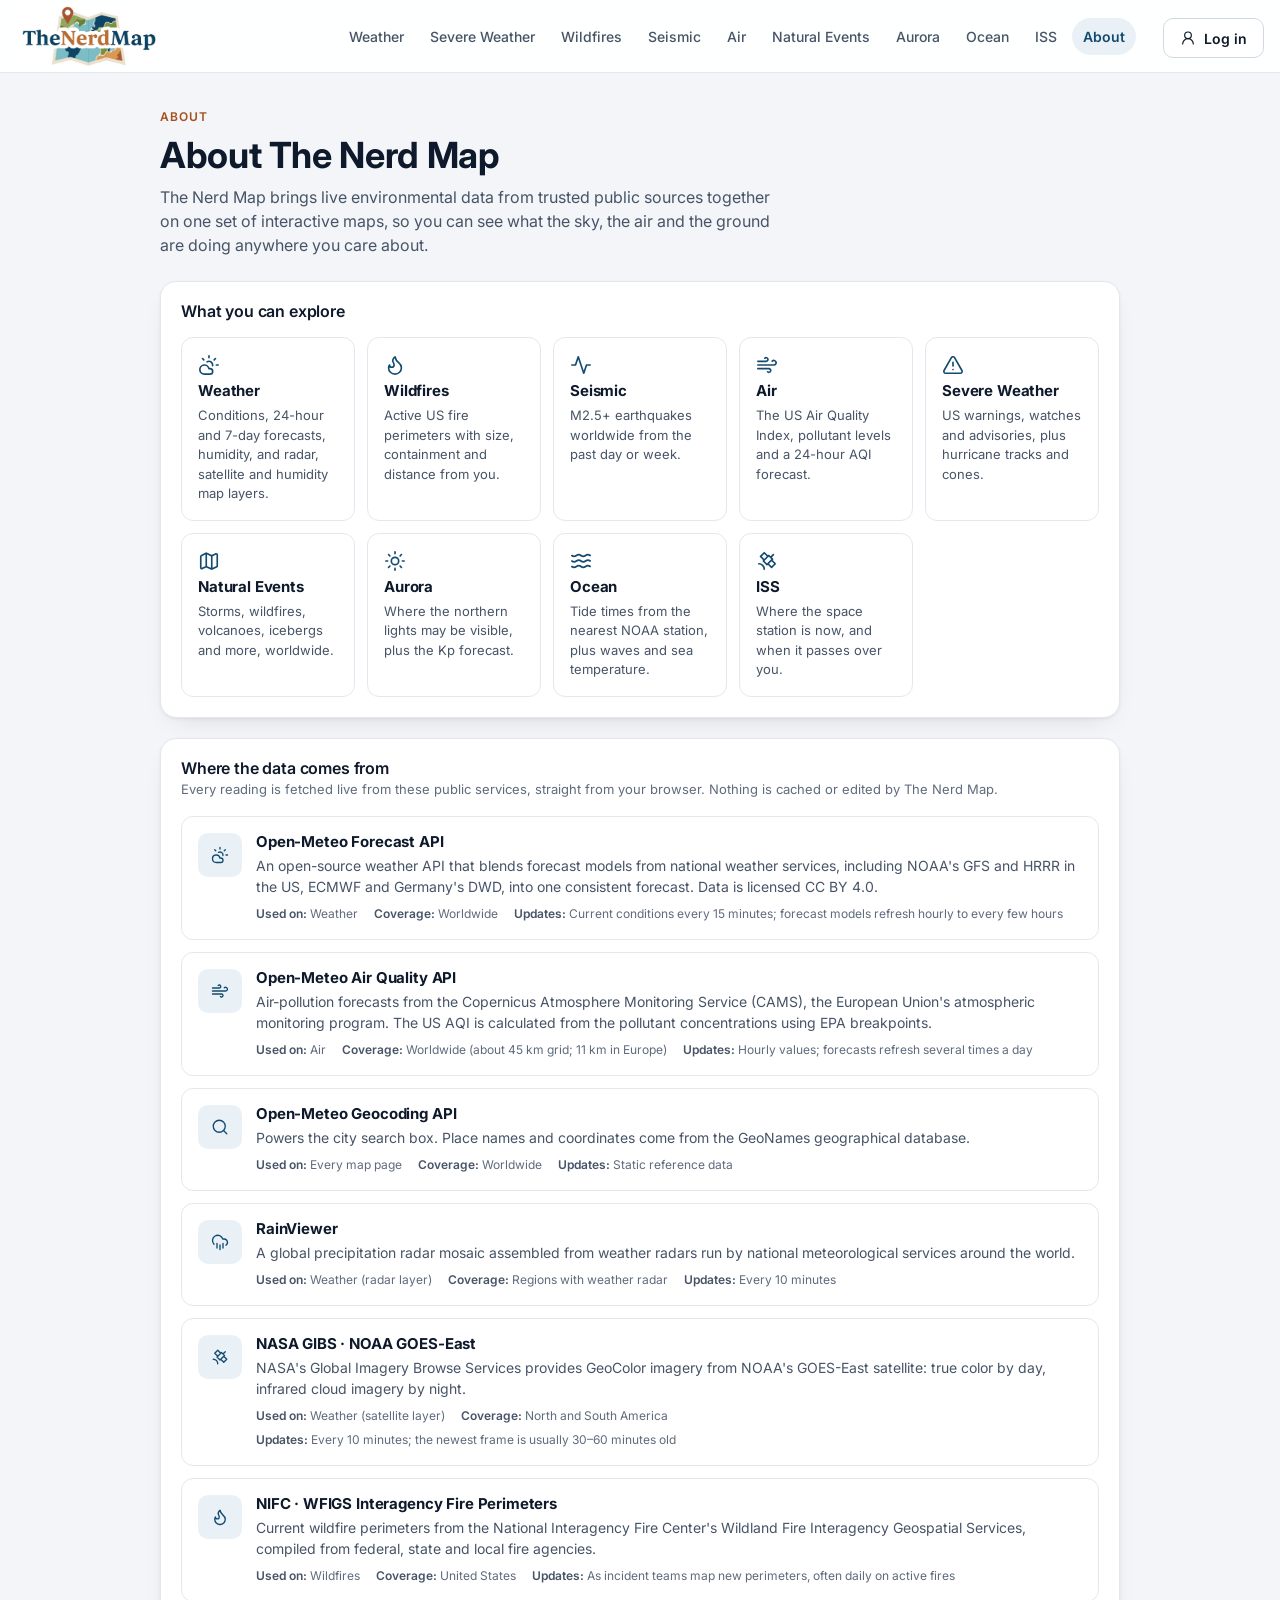
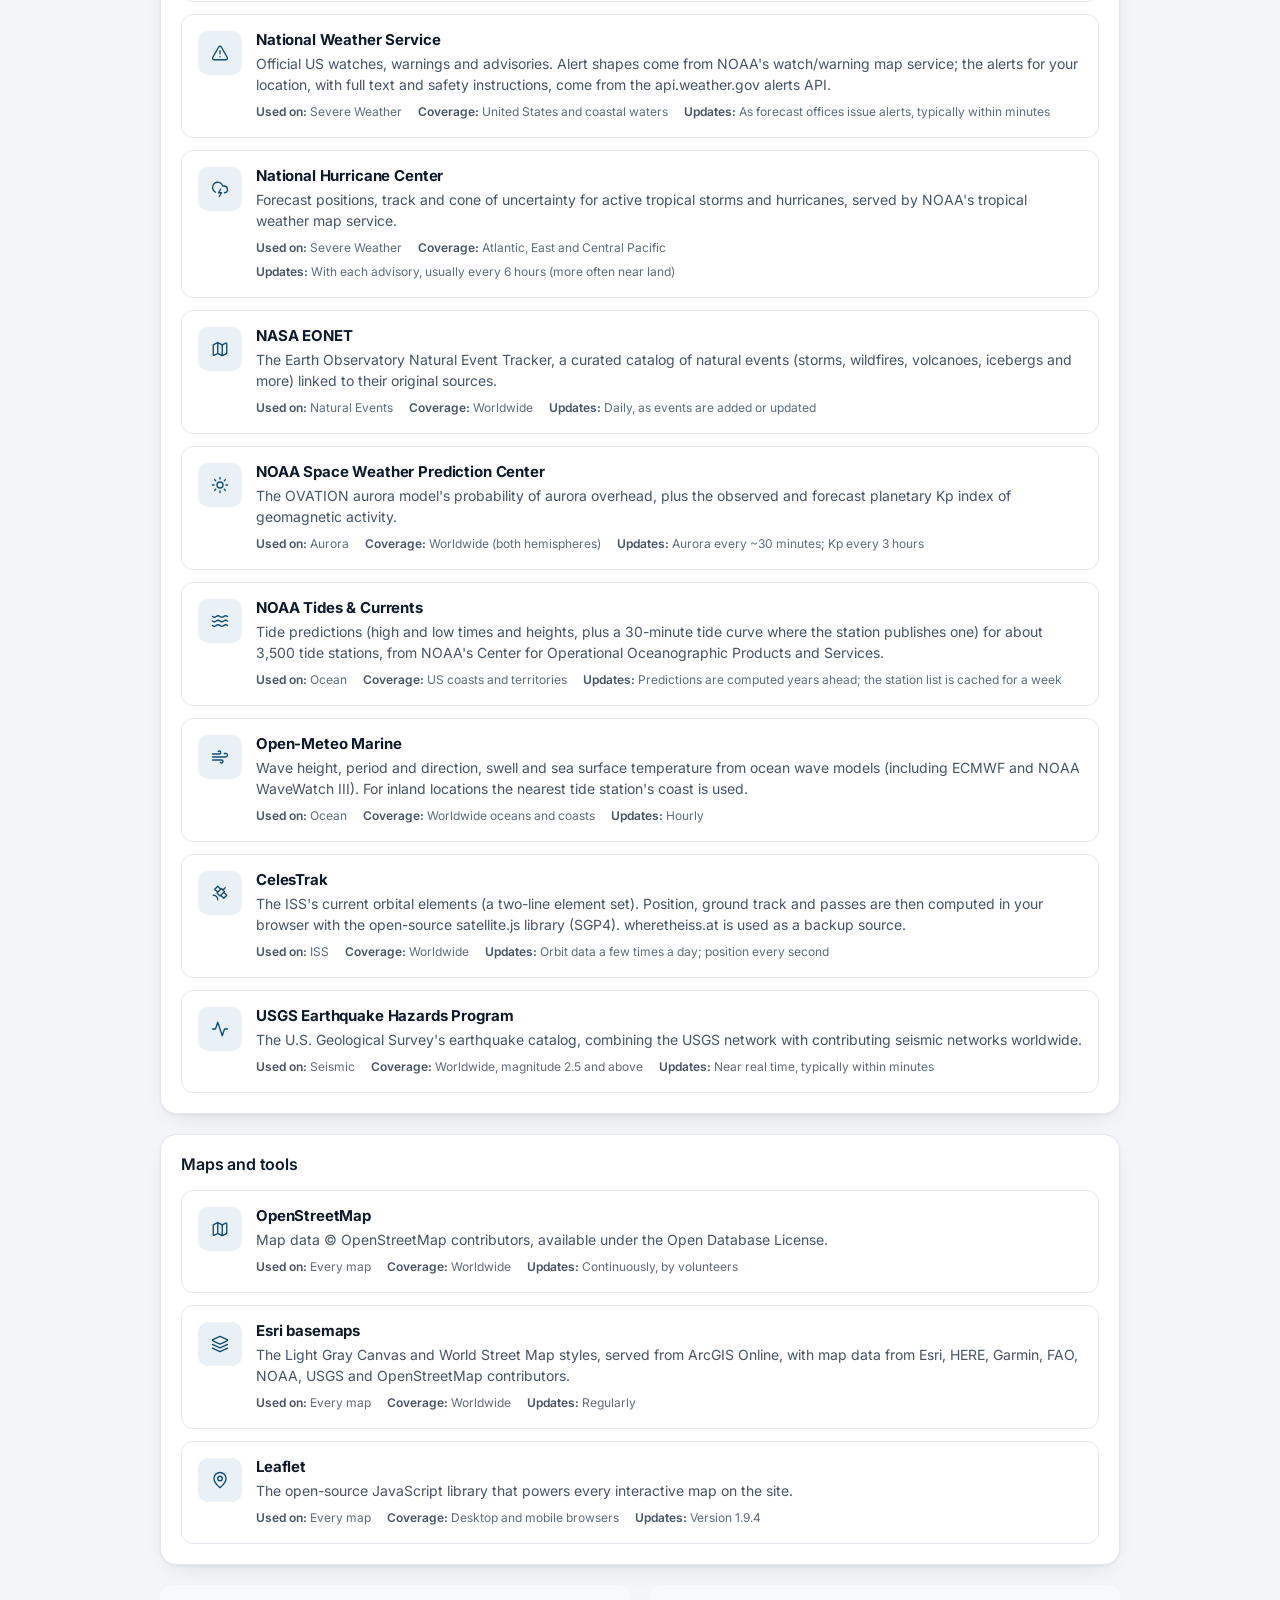
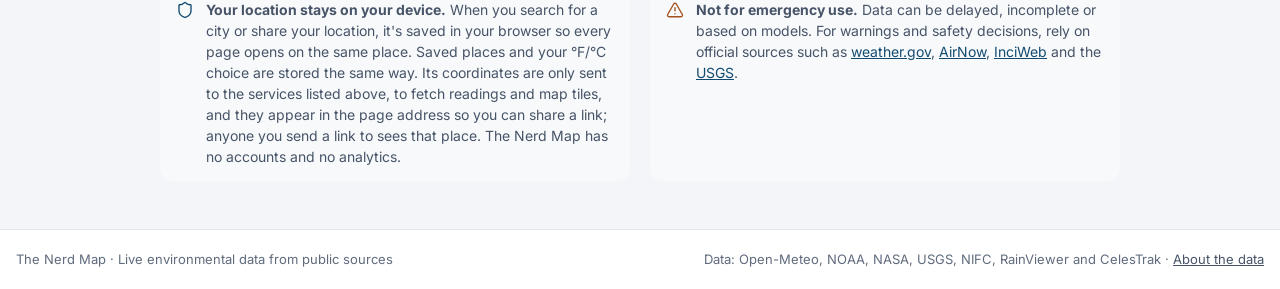
<file: frontend/about.html>
<!DOCTYPE html>
<html lang="en">
<head>
  <meta charset="UTF-8">
  <meta name="viewport" content="width=device-width, initial-scale=1">
  <title>About · The Nerd Map</title>
  <meta name="description" content="What The Nerd Map is, where its data comes from and how your location is used.">
  <link rel="icon" href="favicon.svg" type="image/svg+xml">
  <link rel="manifest" href="manifest.webmanifest">
  <link rel="apple-touch-icon" href="icon-192.png">
  <meta name="theme-color" content="#134b70" media="(prefers-color-scheme: light)">
  <meta name="theme-color" content="#0e141c" media="(prefers-color-scheme: dark)">

  <link rel="preconnect" href="https://fonts.googleapis.com">
  <link rel="preconnect" href="https://fonts.gstatic.com" crossorigin>
  <link rel="stylesheet" href="https://fonts.googleapis.com/css2?family=Inter:wght@300;400;500;600;700&display=swap">
  <link rel="stylesheet" href="style.css">

  <script src="common.js" defer></script>
</head>
<body>
  <a class="skip-link" href="#main">Skip to main content</a>
  <header class="site-header">
    <div class="container header-inner">
      <a class="brand" href="index.html" aria-label="The Nerd Map home">
        <img src="thenerdmap.png" alt="The Nerd Map" width="122" height="52">
      </a>
      <nav class="tabs" aria-label="Sections">
        <a class="tab" href="index.html"><svg data-icon="cloud-sun"></svg><span>Weather</span></a>
        <a class="tab" href="severe.html"><svg data-icon="alert"></svg><span>Severe Weather</span></a>
        <a class="tab" href="wildfires.html"><svg data-icon="flame"></svg><span>Wildfires</span></a>
        <a class="tab" href="seismic.html"><svg data-icon="activity"></svg><span>Seismic</span></a>
        <a class="tab" href="air.html"><svg data-icon="wind"></svg><span>Air</span></a>
        <a class="tab" href="events.html"><svg data-icon="map"></svg><span>Natural Events</span></a>
        <a class="tab" href="aurora.html"><svg data-icon="sun"></svg><span>Aurora</span></a>
        <a class="tab" href="ocean.html"><svg data-icon="waves"></svg><span>Ocean</span></a>
        <a class="tab" href="iss.html"><svg data-icon="satellite"></svg><span>ISS</span></a>
        <a class="tab" href="about.html"><svg data-icon="info"></svg><span>About</span></a>
      </nav>
      <a class="btn btn-secondary login-btn" href="login.html"><svg data-icon="user"></svg><span>Log in</span></a>
    </div>
  </header>

  <main id="main" class="container page" tabindex="-1">
    <div class="narrow">
      <div class="page-head">
        <div>
          <p class="eyebrow">About</p>
          <h1>About The Nerd Map</h1>
          <p class="lede">The Nerd Map brings live environmental data from trusted public sources together on one set of interactive maps, so you can see what the sky, the air and the ground are doing anywhere you care about.</p>
        </div>
      </div>

      <div class="stack">
        <section class="panel" aria-labelledby="exploreHeading">
          <div class="panel-head"><h2 id="exploreHeading">What you can explore</h2></div>
          <div class="feature-grid">
          <a class="feature" href="index.html"><svg data-icon="cloud-sun"></svg><h3>Weather</h3><p>Conditions, 24-hour and 7-day forecasts, humidity, and radar, satellite and humidity map layers.</p></a>
          <a class="feature" href="wildfires.html"><svg data-icon="flame"></svg><h3>Wildfires</h3><p>Active US fire perimeters with size, containment and distance from you.</p></a>
          <a class="feature" href="seismic.html"><svg data-icon="activity"></svg><h3>Seismic</h3><p>M2.5+ earthquakes worldwide from the past day or week.</p></a>
          <a class="feature" href="air.html"><svg data-icon="wind"></svg><h3>Air</h3><p>The US Air Quality Index, pollutant levels and a 24-hour AQI forecast.</p></a>
          <a class="feature" href="severe.html"><svg data-icon="alert"></svg><h3>Severe Weather</h3><p>US warnings, watches and advisories, plus hurricane tracks and cones.</p></a>
          <a class="feature" href="events.html"><svg data-icon="map"></svg><h3>Natural Events</h3><p>Storms, wildfires, volcanoes, icebergs and more, worldwide.</p></a>
          <a class="feature" href="aurora.html"><svg data-icon="sun"></svg><h3>Aurora</h3><p>Where the northern lights may be visible, plus the Kp forecast.</p></a>
          <a class="feature" href="ocean.html"><svg data-icon="waves"></svg><h3>Ocean</h3><p>Tide times from the nearest NOAA station, plus waves and sea temperature.</p></a>
          <a class="feature" href="iss.html"><svg data-icon="satellite"></svg><h3>ISS</h3><p>Where the space station is now, and when it passes over you.</p></a>
          </div>
        </section>

        <section class="panel" aria-labelledby="sourcesHeading">
          <div class="panel-head">
            <div>
              <h2 id="sourcesHeading">Where the data comes from</h2>
              <p class="panel-sub">Every reading is fetched live from these public services, straight from your browser. Nothing is cached or edited by The Nerd Map.</p>
            </div>
          </div>
          <div class="source-list">
          <article class="source">
            <div class="source-icon"><svg data-icon="cloud-sun"></svg></div>
            <div>
              <h3><a href="https://open-meteo.com/" target="_blank" rel="noopener">Open-Meteo Forecast API</a></h3>
              <p>An open-source weather API that blends forecast models from national weather services, including NOAA's GFS and HRRR in the US, ECMWF and Germany's DWD, into one consistent forecast. Data is licensed CC&nbsp;BY&nbsp;4.0.</p>
              <ul class="source-facts">
                <li><strong>Used on:</strong> Weather</li>
                <li><strong>Coverage:</strong> Worldwide</li>
                <li><strong>Updates:</strong> Current conditions every 15 minutes; forecast models refresh hourly to every few hours</li>
              </ul>
            </div>
          </article>
          <article class="source">
            <div class="source-icon"><svg data-icon="wind"></svg></div>
            <div>
              <h3><a href="https://open-meteo.com/en/docs/air-quality-api" target="_blank" rel="noopener">Open-Meteo Air Quality API</a></h3>
              <p>Air-pollution forecasts from the Copernicus Atmosphere Monitoring Service (CAMS), the European Union's atmospheric monitoring program. The US AQI is calculated from the pollutant concentrations using EPA breakpoints.</p>
              <ul class="source-facts">
                <li><strong>Used on:</strong> Air</li>
                <li><strong>Coverage:</strong> Worldwide (about 45&nbsp;km grid; 11&nbsp;km in Europe)</li>
                <li><strong>Updates:</strong> Hourly values; forecasts refresh several times a day</li>
              </ul>
            </div>
          </article>
          <article class="source">
            <div class="source-icon"><svg data-icon="search"></svg></div>
            <div>
              <h3><a href="https://open-meteo.com/en/docs/geocoding-api" target="_blank" rel="noopener">Open-Meteo Geocoding API</a></h3>
              <p>Powers the city search box. Place names and coordinates come from the GeoNames geographical database.</p>
              <ul class="source-facts">
                <li><strong>Used on:</strong> Every map page</li>
                <li><strong>Coverage:</strong> Worldwide</li>
                <li><strong>Updates:</strong> Static reference data</li>
              </ul>
            </div>
          </article>
          <article class="source">
            <div class="source-icon"><svg data-icon="rain"></svg></div>
            <div>
              <h3><a href="https://www.rainviewer.com/api.html" target="_blank" rel="noopener">RainViewer</a></h3>
              <p>A global precipitation radar mosaic assembled from weather radars run by national meteorological services around the world.</p>
              <ul class="source-facts">
                <li><strong>Used on:</strong> Weather (radar layer)</li>
                <li><strong>Coverage:</strong> Regions with weather radar</li>
                <li><strong>Updates:</strong> Every 10 minutes</li>
              </ul>
            </div>
          </article>
          <article class="source">
            <div class="source-icon"><svg data-icon="satellite"></svg></div>
            <div>
              <h3><a href="https://www.earthdata.nasa.gov/engage/open-data-services-software/earthdata-developer-portal/gibs-api" target="_blank" rel="noopener">NASA GIBS · NOAA GOES-East</a></h3>
              <p>NASA's Global Imagery Browse Services provides GeoColor imagery from NOAA's GOES-East satellite: true color by day, infrared cloud imagery by night.</p>
              <ul class="source-facts">
                <li><strong>Used on:</strong> Weather (satellite layer)</li>
                <li><strong>Coverage:</strong> North and South America</li>
                <li><strong>Updates:</strong> Every 10 minutes; the newest frame is usually 30–60 minutes old</li>
              </ul>
            </div>
          </article>
          <article class="source">
            <div class="source-icon"><svg data-icon="flame"></svg></div>
            <div>
              <h3><a href="https://data-nifc.opendata.arcgis.com/" target="_blank" rel="noopener">NIFC · WFIGS Interagency Fire Perimeters</a></h3>
              <p>Current wildfire perimeters from the National Interagency Fire Center's Wildland Fire Interagency Geospatial Services, compiled from federal, state and local fire agencies.</p>
              <ul class="source-facts">
                <li><strong>Used on:</strong> Wildfires</li>
                <li><strong>Coverage:</strong> United States</li>
                <li><strong>Updates:</strong> As incident teams map new perimeters, often daily on active fires</li>
              </ul>
            </div>
          </article>
          <article class="source">
            <div class="source-icon"><svg data-icon="alert"></svg></div>
            <div>
              <h3><a href="https://www.weather.gov/" target="_blank" rel="noopener">National Weather Service</a></h3>
              <p>Official US watches, warnings and advisories. Alert shapes come from NOAA's watch/warning map service; the alerts for your location, with full text and safety instructions, come from the api.weather.gov alerts API.</p>
              <ul class="source-facts">
                <li><strong>Used on:</strong> Severe Weather</li>
                <li><strong>Coverage:</strong> United States and coastal waters</li>
                <li><strong>Updates:</strong> As forecast offices issue alerts, typically within minutes</li>
              </ul>
            </div>
          </article>
          <article class="source">
            <div class="source-icon"><svg data-icon="storm"></svg></div>
            <div>
              <h3><a href="https://www.nhc.noaa.gov/" target="_blank" rel="noopener">National Hurricane Center</a></h3>
              <p>Forecast positions, track and cone of uncertainty for active tropical storms and hurricanes, served by NOAA's tropical weather map service.</p>
              <ul class="source-facts">
                <li><strong>Used on:</strong> Severe Weather</li>
                <li><strong>Coverage:</strong> Atlantic, East and Central Pacific</li>
                <li><strong>Updates:</strong> With each advisory, usually every 6 hours (more often near land)</li>
              </ul>
            </div>
          </article>
          <article class="source">
            <div class="source-icon"><svg data-icon="map"></svg></div>
            <div>
              <h3><a href="https://eonet.gsfc.nasa.gov/" target="_blank" rel="noopener">NASA EONET</a></h3>
              <p>The Earth Observatory Natural Event Tracker, a curated catalog of natural events (storms, wildfires, volcanoes, icebergs and more) linked to their original sources.</p>
              <ul class="source-facts">
                <li><strong>Used on:</strong> Natural Events</li>
                <li><strong>Coverage:</strong> Worldwide</li>
                <li><strong>Updates:</strong> Daily, as events are added or updated</li>
              </ul>
            </div>
          </article>
          <article class="source">
            <div class="source-icon"><svg data-icon="sun"></svg></div>
            <div>
              <h3><a href="https://www.swpc.noaa.gov/" target="_blank" rel="noopener">NOAA Space Weather Prediction Center</a></h3>
              <p>The OVATION aurora model's probability of aurora overhead, plus the observed and forecast planetary Kp index of geomagnetic activity.</p>
              <ul class="source-facts">
                <li><strong>Used on:</strong> Aurora</li>
                <li><strong>Coverage:</strong> Worldwide (both hemispheres)</li>
                <li><strong>Updates:</strong> Aurora every ~30 minutes; Kp every 3 hours</li>
              </ul>
            </div>
          </article>
          <article class="source">
            <div class="source-icon"><svg data-icon="waves"></svg></div>
            <div>
              <h3><a href="https://tidesandcurrents.noaa.gov/" target="_blank" rel="noopener">NOAA Tides &amp; Currents</a></h3>
              <p>Tide predictions (high and low times and heights, plus a 30-minute tide curve where the station publishes one) for about 3,500 tide stations, from NOAA's Center for Operational Oceanographic Products and Services.</p>
              <ul class="source-facts">
                <li><strong>Used on:</strong> Ocean</li>
                <li><strong>Coverage:</strong> US coasts and territories</li>
                <li><strong>Updates:</strong> Predictions are computed years ahead; the station list is cached for a week</li>
              </ul>
            </div>
          </article>
          <article class="source">
            <div class="source-icon"><svg data-icon="wind"></svg></div>
            <div>
              <h3><a href="https://open-meteo.com/en/docs/marine-weather-api" target="_blank" rel="noopener">Open-Meteo Marine</a></h3>
              <p>Wave height, period and direction, swell and sea surface temperature from ocean wave models (including ECMWF and NOAA WaveWatch III). For inland locations the nearest tide station's coast is used.</p>
              <ul class="source-facts">
                <li><strong>Used on:</strong> Ocean</li>
                <li><strong>Coverage:</strong> Worldwide oceans and coasts</li>
                <li><strong>Updates:</strong> Hourly</li>
              </ul>
            </div>
          </article>
          <article class="source">
            <div class="source-icon"><svg data-icon="satellite"></svg></div>
            <div>
              <h3><a href="https://celestrak.org/" target="_blank" rel="noopener">CelesTrak</a></h3>
              <p>The ISS's current orbital elements (a two-line element set). Position, ground track and passes are then computed in your browser with the open-source satellite.js library (SGP4). wheretheiss.at is used as a backup source.</p>
              <ul class="source-facts">
                <li><strong>Used on:</strong> ISS</li>
                <li><strong>Coverage:</strong> Worldwide</li>
                <li><strong>Updates:</strong> Orbit data a few times a day; position every second</li>
              </ul>
            </div>
          </article>
          <article class="source">
            <div class="source-icon"><svg data-icon="activity"></svg></div>
            <div>
              <h3><a href="https://earthquake.usgs.gov/fdsnws/event/1/" target="_blank" rel="noopener">USGS Earthquake Hazards Program</a></h3>
              <p>The U.S. Geological Survey's earthquake catalog, combining the USGS network with contributing seismic networks worldwide.</p>
              <ul class="source-facts">
                <li><strong>Used on:</strong> Seismic</li>
                <li><strong>Coverage:</strong> Worldwide, magnitude 2.5 and above</li>
                <li><strong>Updates:</strong> Near real time, typically within minutes</li>
              </ul>
            </div>
          </article>
          </div>
        </section>

        <section class="panel" aria-labelledby="mapsHeading">
          <div class="panel-head"><h2 id="mapsHeading">Maps and tools</h2></div>
          <div class="source-list">
          <article class="source">
            <div class="source-icon"><svg data-icon="map"></svg></div>
            <div>
              <h3><a href="https://www.openstreetmap.org/copyright" target="_blank" rel="noopener">OpenStreetMap</a></h3>
              <p>Map data &copy; OpenStreetMap contributors, available under the Open Database License.</p>
              <ul class="source-facts">
                <li><strong>Used on:</strong> Every map</li>
                <li><strong>Coverage:</strong> Worldwide</li>
                <li><strong>Updates:</strong> Continuously, by volunteers</li>
              </ul>
            </div>
          </article>
          <article class="source">
            <div class="source-icon"><svg data-icon="layers"></svg></div>
            <div>
              <h3><a href="https://www.esri.com/" target="_blank" rel="noopener">Esri basemaps</a></h3>
              <p>The Light Gray Canvas and World Street Map styles, served from ArcGIS Online, with map data from Esri, HERE, Garmin, FAO, NOAA, USGS and OpenStreetMap contributors.</p>
              <ul class="source-facts">
                <li><strong>Used on:</strong> Every map</li>
                <li><strong>Coverage:</strong> Worldwide</li>
                <li><strong>Updates:</strong> Regularly</li>
              </ul>
            </div>
          </article>
          <article class="source">
            <div class="source-icon"><svg data-icon="map-pin"></svg></div>
            <div>
              <h3><a href="https://leafletjs.com/" target="_blank" rel="noopener">Leaflet</a></h3>
              <p>The open-source JavaScript library that powers every interactive map on the site.</p>
              <ul class="source-facts">
                <li><strong>Used on:</strong> Every map</li>
                <li><strong>Coverage:</strong> Desktop and mobile browsers</li>
                <li><strong>Updates:</strong> Version 1.9.4</li>
              </ul>
            </div>
          </article>
          </div>
        </section>

        <div class="row row-2" style="margin-top:0">
          <div class="callout"><svg data-icon="shield"></svg><p><strong>Your location stays on your device.</strong> When you search for a city or share your location, it's saved in your browser so every page opens on the same place. Saved places and your °F/°C choice are stored the same way. Its coordinates are only sent to the services listed above, to fetch readings and map tiles, and they appear in the page address so you can share a link; anyone you send a link to sees that place. The Nerd Map has no accounts and no analytics.</p></div>
          <div class="callout warning"><svg data-icon="alert"></svg><p><strong>Not for emergency use.</strong> Data can be delayed, incomplete or based on models. For warnings and safety decisions, rely on official sources such as <a href="https://www.weather.gov/" target="_blank" rel="noopener">weather.gov</a>, <a href="https://www.airnow.gov/" target="_blank" rel="noopener">AirNow</a>, <a href="https://inciweb.wildfire.gov/" target="_blank" rel="noopener">InciWeb</a> and the <a href="https://earthquake.usgs.gov/" target="_blank" rel="noopener">USGS</a>.</p></div>
        </div>
      </div>
    </div>
  </main>

  <footer class="site-footer">
    <div class="container footer-inner">
      <span>The Nerd Map · Live environmental data from public sources</span>
      <span>Data: Open-Meteo, NOAA, NASA, USGS, NIFC, RainViewer and CelesTrak · <a href="about.html">About the data</a></span>
    </div>
  </footer>
</body>
</html>
</file>
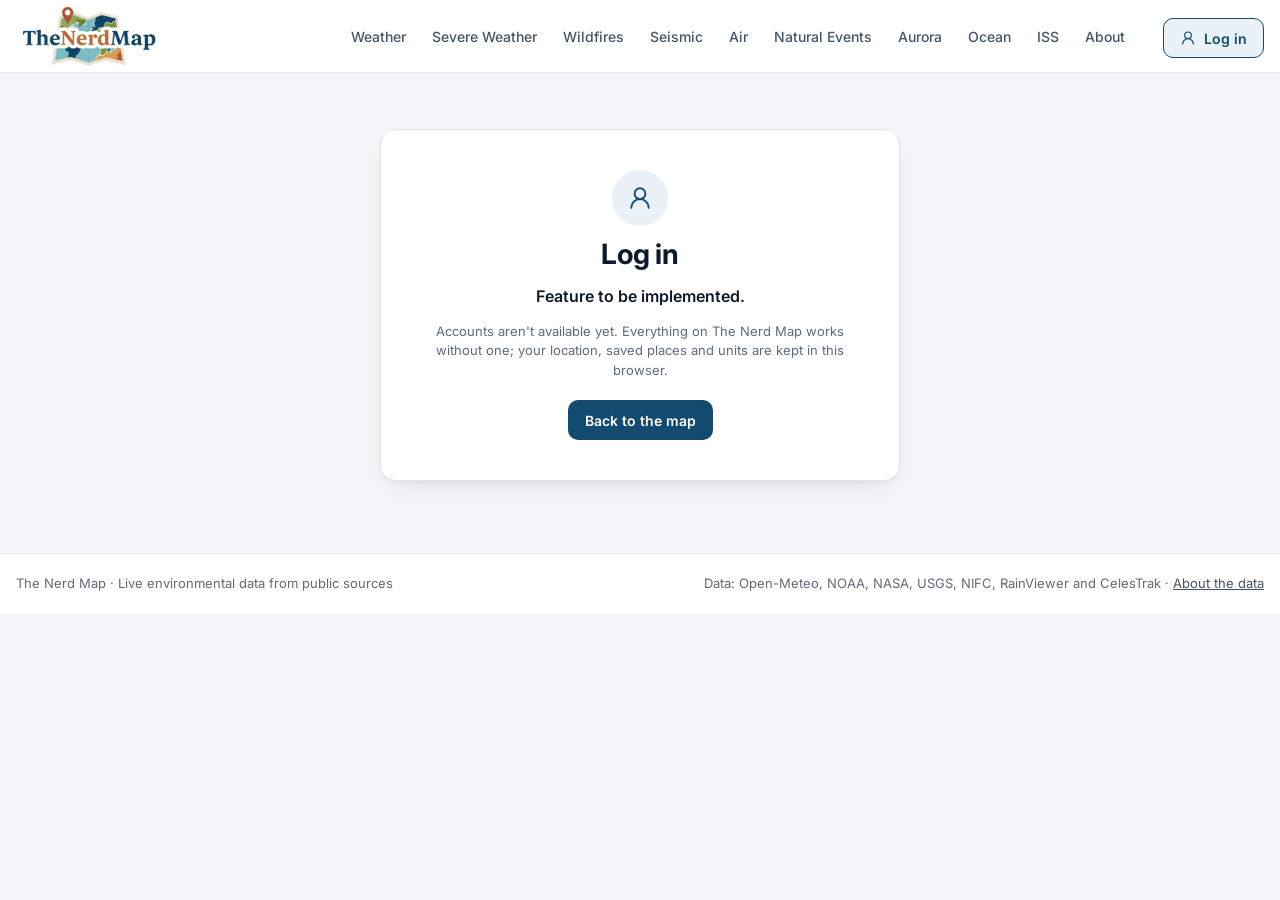
<file: frontend/login.html>
<!DOCTYPE html>
<html lang="en">
<head>
  <meta charset="UTF-8">
  <meta name="viewport" content="width=device-width, initial-scale=1">
  <title>Log in · The Nerd Map</title>
  <meta name="description" content="Accounts for The Nerd Map are coming soon.">
  <link rel="icon" href="favicon.svg" type="image/svg+xml">
  <link rel="manifest" href="manifest.webmanifest">
  <link rel="apple-touch-icon" href="icon-192.png">
  <meta name="theme-color" content="#134b70" media="(prefers-color-scheme: light)">
  <meta name="theme-color" content="#0e141c" media="(prefers-color-scheme: dark)">

  <link rel="preconnect" href="https://fonts.googleapis.com">
  <link rel="preconnect" href="https://fonts.gstatic.com" crossorigin>
  <link rel="stylesheet" href="https://fonts.googleapis.com/css2?family=Inter:wght@300;400;500;600;700&display=swap">
  <link rel="stylesheet" href="style.css">

  <script src="common.js" defer></script>
</head>
<body>
  <a class="skip-link" href="#main">Skip to main content</a>
  <header class="site-header">
    <div class="container header-inner">
      <a class="brand" href="index.html" aria-label="The Nerd Map home">
        <img src="thenerdmap.png" alt="The Nerd Map" width="122" height="52">
      </a>
      <nav class="tabs" aria-label="Sections">
        <a class="tab" href="index.html"><svg data-icon="cloud-sun"></svg><span>Weather</span></a>
        <a class="tab" href="severe.html"><svg data-icon="alert"></svg><span>Severe Weather</span></a>
        <a class="tab" href="wildfires.html"><svg data-icon="flame"></svg><span>Wildfires</span></a>
        <a class="tab" href="seismic.html"><svg data-icon="activity"></svg><span>Seismic</span></a>
        <a class="tab" href="air.html"><svg data-icon="wind"></svg><span>Air</span></a>
        <a class="tab" href="events.html"><svg data-icon="map"></svg><span>Natural Events</span></a>
        <a class="tab" href="aurora.html"><svg data-icon="sun"></svg><span>Aurora</span></a>
        <a class="tab" href="ocean.html"><svg data-icon="waves"></svg><span>Ocean</span></a>
        <a class="tab" href="iss.html"><svg data-icon="satellite"></svg><span>ISS</span></a>
        <a class="tab" href="about.html"><svg data-icon="info"></svg><span>About</span></a>
      </nav>
      <a class="btn btn-secondary login-btn" href="login.html"><svg data-icon="user"></svg><span>Log in</span></a>
    </div>
  </header>

  <main id="main" class="container page" tabindex="-1">
    <div class="narrow placeholder-page">
      <section class="panel placeholder" aria-labelledby="loginHeading">
        <div class="placeholder-icon"><svg data-icon="user"></svg></div>
        <h1 id="loginHeading">Log in</h1>
        <p class="lede">Feature to be implemented.</p>
        <p class="panel-sub">Accounts aren't available yet. Everything on The Nerd Map works without one; your location, saved places and units are kept in this browser.</p>
        <a class="btn btn-primary" href="index.html">Back to the map</a>
      </section>
    </div>
  </main>

  <footer class="site-footer">
    <div class="container footer-inner">
      <span>The Nerd Map · Live environmental data from public sources</span>
      <span>Data: Open-Meteo, NOAA, NASA, USGS, NIFC, RainViewer and CelesTrak · <a href="about.html">About the data</a></span>
    </div>
  </footer>
</body>
</html>
</file>
<file: frontend/style.css>
/* style.css — The Nerd Map design system, shared by every page */

/* ==========================================================================
   Tokens
   ========================================================================== */
:root {
  color-scheme: light;

  /* Surfaces */
  --bg: #f3f5f8;
  --surface: #ffffff;
  --surface-sunken: #f7f9fb;
  --border: #e4e8ee;
  --border-strong: #d3d9e2;

  /* Ink (all text tokens meet WCAG AA 4.5:1 on every surface) */
  --ink: #0e1a2b;
  --ink-2: #475467;
  --muted: #5f6b7d;

  /* Brand (from the logo) */
  --brand: #134b70; /* text + icons */
  --brand-fill: #134b70; /* filled controls with white text */
  --brand-hover: #0e3a57;
  --brand-tint: #e9f1f7;
  --accent: #a4501c; /* accent text (eyebrows) */
  --accent-mark: #c0612a; /* accent dots and marks */

  /* Status */
  --danger: #c23434;
  --danger-tint: #fdf0f0;
  --good: #0f7b3f;
  --good-tint: #e3f4e8;

  /* Charts */
  --grid: #e7eaef;
  --axis: #c9d0da;
  --series-1: #2a78d6; /* marks: lines, bars, ranges */
  --series-text: #1f63b5; /* the same blue for small text */

  /* Floating surfaces */
  --header-bg: rgba(255, 255, 255, 0.92);
  --card-bg: rgba(255, 255, 255, 0.96);

  /* Shape */
  --radius: 16px;
  --radius-sm: 10px;
  --shadow-sm: 0 1px 2px rgba(16, 24, 40, 0.05);
  --shadow: 0 1px 3px rgba(16, 24, 40, 0.06), 0 10px 28px -14px rgba(16, 24, 40, 0.16);

  --font: "Inter", system-ui, -apple-system, "Segoe UI", Roboto, sans-serif;
  --header-h: 72px;
}

/* Dark mode follows the system setting. */
@media (prefers-color-scheme: dark) {
  :root {
    color-scheme: dark;

    --bg: #0e141c;
    --surface: #141c26;
    --surface-sunken: #1b2531;
    --border: #263241;
    --border-strong: #344255;

    --ink: #e6ebf1;
    --ink-2: #b3bfcc;
    --muted: #8d9aab;

    --brand: #8ec2ee;
    --brand-fill: #2c6ca3;
    --brand-hover: #357dbb;
    --brand-tint: #1d3048;
    --accent: #e59a66;
    --accent-mark: #e59a66;

    --danger: #f08a8a;
    --danger-tint: #3a1f24;
    --good: #6fd39a;
    --good-tint: #183626;

    --grid: #263241;
    --axis: #3d4b5e;
    --series-1: #6aa9ef;
    --series-text: #6aa9ef;

    --header-bg: rgba(20, 28, 38, 0.92);
    --card-bg: rgba(20, 28, 38, 0.95);

    --shadow-sm: 0 1px 2px rgba(0, 0, 0, 0.4);
    --shadow: 0 1px 3px rgba(0, 0, 0, 0.4), 0 10px 28px -14px rgba(0, 0, 0, 0.6);
  }

  /* The logo has a white background, so give it a light badge. */
  .brand img {
    padding: 3px 8px;
    border-radius: 10px;
    background: #fff;
  }

  /* Leaflet's built-in UI is white; match the dark theme. */
  .leaflet-popup-content-wrapper,
  .leaflet-popup-tip,
  .leaflet-tooltip {
    background: var(--surface);
    color: var(--ink);
  }

  .leaflet-tooltip {
    border-color: var(--border);
  }

  .leaflet-tooltip-top::before {
    border-top-color: var(--surface);
  }

  .leaflet-bar a,
  .leaflet-bar a:hover {
    background: var(--surface) !important;
    color: var(--ink) !important;
    border-bottom-color: var(--border) !important;
  }

  .leaflet-container .leaflet-control-attribution {
    background: rgba(20, 28, 38, 0.8);
    color: var(--muted);
  }

  .leaflet-container a.leaflet-popup-close-button {
    color: var(--muted);
  }

  .leaflet-container a {
    color: var(--brand);
  }
}

/* ==========================================================================
   Base
   ========================================================================== */
*,
*::before,
*::after {
  box-sizing: border-box;
}

html {
  -webkit-text-size-adjust: 100%;
}

body {
  margin: 0;
  font-family: var(--font);
  font-size: 15px;
  line-height: 1.5;
  color: var(--ink);
  background: var(--bg);
  -webkit-font-smoothing: antialiased;
}

h1,
h2,
h3 {
  margin: 0;
  line-height: 1.2;
  letter-spacing: -0.01em;
}

p {
  margin: 0;
}

a {
  color: var(--brand);
}

.icon {
  width: 18px;
  height: 18px;
  flex: none;
  fill: none;
  stroke: currentColor;
  stroke-width: 1.8;
  stroke-linecap: round;
  stroke-linejoin: round;
}

.container {
  width: min(1280px, 100% - 32px);
  margin-inline: auto;
}

.visually-hidden {
  position: absolute;
  width: 1px;
  height: 1px;
  overflow: hidden;
  clip: rect(0 0 0 0);
  white-space: nowrap;
}

:focus-visible {
  outline: 2px solid var(--series-1);
  outline-offset: 2px;
}

/* ==========================================================================
   Header + navigation
   ========================================================================== */
.site-header {
  position: sticky;
  top: 0;
  z-index: 1100; /* above Leaflet panes and controls */
  background: var(--header-bg);
  backdrop-filter: saturate(180%) blur(12px);
  border-bottom: 1px solid var(--border);
}

.header-inner {
  /* The Log in button is pinned to the window's top-right corner, outside this
     centered container. Reserve room for it only when the window is too narrow
     for the container's side margins to hold it, so the tabs never run underneath. */
  --login-reserve: 144px;
  display: flex;
  align-items: center;
  gap: 24px;
  min-height: var(--header-h);
  padding-right: clamp(0px, calc(var(--login-reserve) - (100vw - 1280px) / 2), calc(var(--login-reserve) - 16px));
}

.brand {
  display: flex;
  align-items: center;
  flex: none;
}

.brand img {
  display: block;
  height: 62px;
  width: auto;
}

/* The scrollbar only appears when some tabs are out of view: common.js adds
   .is-overflowing whenever the row is wider than the space it has. */
.tabs {
  display: flex;
  gap: 4px;
  margin-left: auto;
  overflow-x: auto;
  overflow-y: hidden;
  scrollbar-width: none;
}

.tabs::-webkit-scrollbar {
  display: none;
}

.tabs.is-overflowing {
  padding-bottom: 4px; /* room for the scrollbar */
  scrollbar-width: thin;
  scrollbar-color: var(--border-strong) transparent;
}

.tabs.is-overflowing::-webkit-scrollbar {
  display: block;
  height: 6px;
}

.tabs.is-overflowing::-webkit-scrollbar-thumb {
  border-radius: 999px;
  background: var(--border-strong);
}

/* Log in button: pinned to the very top-right corner of the window. */
.login-btn {
  position: absolute;
  top: 18px; /* centers the 36px button in the 72px header */
  right: 16px;
  height: 36px;
  padding: 0 14px;
  text-decoration: none;
}

.login-btn .icon {
  width: 16px;
  height: 16px;
}

.login-btn.active {
  border-color: var(--brand);
  background: var(--brand-tint);
  color: var(--brand);
}

/* When the tabs no longer fit beside the logo, give them their own full-width row.
   Log in stays in the top-right corner, level with the logo, so no room is reserved. */
@media (max-width: 1160px) {
  .header-inner {
    flex-wrap: wrap;
    gap: 4px 24px;
    padding-block: 8px 6px;
    padding-right: 0;
  }

  .login-btn {
    top: 21px; /* level with the logo row */
  }

  .tabs {
    width: 100%;
    margin-left: 0;
  }
}

.tab {
  display: inline-flex;
  align-items: center;
  gap: 8px;
  padding: 8px 14px;
  border-radius: 999px;
  color: var(--ink-2);
  font-size: 14px;
  font-weight: 500;
  text-decoration: none;
  white-space: nowrap;
  transition: background-color 0.15s, color 0.15s;
}

.tab:hover {
  background: var(--surface-sunken);
  color: var(--ink);
}

.tab.active {
  background: var(--brand-tint);
  color: var(--brand);
  font-weight: 600;
}

/* Alert dot on the Severe Weather tab (see updateAlertBadge in common.js) */
.tab {
  position: relative;
}

.tab-badge {
  position: absolute;
  top: 3px;
  right: 5px;
  width: 9px;
  height: 9px;
  border-radius: 50%;
  box-shadow: 0 0 0 2px var(--surface);
}

/* ISS tracker: station marker and pass list */
.iss-icon {
  display: grid;
  place-items: center;
  border-radius: 50%;
  background: var(--brand-fill);
  color: #fff;
  box-shadow: 0 0 0 3px var(--surface), var(--shadow);
}

.iss-icon .icon {
  width: 20px;
  height: 20px;
}

.badge.visible {
  background: var(--good-tint);
  color: var(--good);
}

.level-tag.good {
  background: var(--good-tint);
  color: var(--good);
}

/* Ten tabs: text only (icons made the row wider than the space beside the logo) */
.tabs .tab .icon {
  display: none;
}

.tabs .tab {
  padding: 8px 11px;
}

/* Category toggles that double as a legend (Natural Events) */
.filter-count {
  margin-left: auto;
  color: var(--muted);
  font-size: 11px;
  font-variant-numeric: tabular-nums;
}

.map-card .switch .swatch {
  margin-right: -4px;
}

/* Radar animation player: floating card, bottom left of the Weather map */
.radar-player {
  position: absolute;
  left: 12px;
  bottom: 34px; /* clear the map attribution line */
  z-index: 1000;
  width: min(320px, calc(100% - 24px));
  transition: opacity 0.15s;
}

.radar-player[hidden] {
  display: none;
}

@media (max-width: 760px) {
  .radar-player {
    bottom: 46px; /* attribution wraps to two lines on phones */
  }
}

.radar-player-head {
  display: flex;
  align-items: baseline;
  justify-content: space-between;
  gap: 8px;
}

.radar-player-head .map-card-title {
  margin-bottom: 6px;
}

.radar-player-controls {
  display: grid;
  grid-template-columns: auto minmax(0, 1fr);
  align-items: center;
  gap: 10px;
}

.radar-hint {
  display: none;
}

/* Greyed out while the precipitation layer is off */
.radar-player.is-disabled .radar-player-controls,
.radar-player.is-disabled .radar-time {
  opacity: 0.4;
}

.radar-player.is-disabled .radar-hint {
  display: block;
}

.radar-player button:disabled {
  cursor: not-allowed;
}

.radar-player .btn-icon {
  width: 30px;
  height: 30px;
  padding: 0;
  border-radius: 50%;
  background: var(--brand-fill);
  color: #fff;
}

.radar-player .btn-icon:hover {
  background: var(--brand-hover);
}

.radar-player .btn-icon .icon {
  width: 14px;
  height: 14px;
  fill: currentColor;
}

.radar-player input[type="range"] {
  width: 100%;
  accent-color: var(--brand);
}

.radar-time {
  color: var(--ink-2);
  font-size: 11px;
  font-weight: 600;
  font-variant-numeric: tabular-nums;
}

/* ==========================================================================
   Page layout
   ========================================================================== */
.page {
  padding-block: 32px 48px;
}

.page-head {
  display: flex;
  align-items: flex-end;
  justify-content: space-between;
  gap: 16px 32px;
  flex-wrap: wrap;
  margin-bottom: 24px;
}

.eyebrow {
  display: inline-flex;
  align-items: center;
  gap: 8px;
  margin-bottom: 8px;
  color: var(--accent);
  font-size: 12px;
  font-weight: 600;
  letter-spacing: 0.08em;
  text-transform: uppercase;
}

.live-dot {
  width: 8px;
  height: 8px;
  border-radius: 50%;
  background: currentColor;
  box-shadow: 0 0 0 3px rgba(192, 97, 42, 0.18);
}

.page-head h1 {
  font-size: clamp(28px, 4vw, 36px);
  font-weight: 700;
}

.lede {
  max-width: 620px;
  margin-top: 8px;
  color: var(--ink-2);
  font-size: 16px;
}

.sources {
  display: flex;
  align-items: center;
  gap: 6px;
  flex-wrap: wrap;
  color: var(--muted);
  font-size: 13px;
}

.sources a {
  padding: 4px 10px;
  border: 1px solid var(--border);
  border-radius: 999px;
  background: var(--surface);
  color: var(--ink-2);
  font-weight: 500;
  text-decoration: none;
}

.sources a:hover {
  border-color: var(--border-strong);
  color: var(--ink);
}

.dashboard {
  display: grid;
  grid-template-columns: minmax(320px, 380px) minmax(0, 1fr);
  gap: 20px;
  align-items: stretch;
}

.stack {
  display: grid;
  gap: 20px;
  align-content: start;
}

.row {
  display: grid;
  gap: 20px;
  margin-top: 20px;
}

.row-2 {
  grid-template-columns: repeat(2, minmax(0, 1fr));
}

@media (max-width: 980px) {
  .dashboard,
  .row-2 {
    grid-template-columns: minmax(0, 1fr);
  }
}

/* ==========================================================================
   Panels
   ========================================================================== */
.panel {
  background: var(--surface);
  border: 1px solid var(--border);
  border-radius: var(--radius);
  box-shadow: var(--shadow);
  padding: 20px;
  min-width: 0;
}

.panel-head {
  display: flex;
  align-items: center;
  justify-content: space-between;
  gap: 12px;
  margin-bottom: 16px;
}

.panel-head h2 {
  font-size: 16px;
  font-weight: 600;
}

.panel-sub {
  margin-top: 2px;
  color: var(--muted);
  font-size: 13px;
}

.empty {
  display: grid;
  justify-items: center;
  gap: 8px;
  padding: 28px 12px;
  color: var(--muted);
  font-size: 14px;
  text-align: center;
}

.empty .icon {
  width: 28px;
  height: 28px;
  color: var(--axis);
}

/* ==========================================================================
   Buttons + inputs
   ========================================================================== */
.btn {
  display: inline-flex;
  align-items: center;
  justify-content: center;
  gap: 8px;
  height: 40px;
  padding: 0 16px;
  border: 1px solid transparent;
  border-radius: var(--radius-sm);
  font: inherit;
  font-size: 14px;
  font-weight: 600;
  cursor: pointer;
  transition: background-color 0.15s, border-color 0.15s, color 0.15s;
}

.btn-primary {
  background: var(--brand-fill);
  color: #fff;
}

.btn-primary:hover {
  background: var(--brand-hover);
}

.btn-secondary {
  background: var(--surface);
  border-color: var(--border-strong);
  color: var(--ink);
}

.btn-secondary:hover {
  background: var(--surface-sunken);
}

.btn-ghost {
  height: 32px;
  padding: 0 10px;
  background: transparent;
  color: var(--ink-2);
  font-size: 13px;
}

.btn-ghost:hover {
  background: var(--surface-sunken);
  color: var(--ink);
}

.btn-block {
  width: 100%;
}

.btn:disabled {
  opacity: 0.6;
  cursor: progress;
}

.search-field {
  position: relative;
  display: flex;
  gap: 8px;
}

.search-field > .icon {
  position: absolute;
  left: 12px;
  top: 11px;
  color: var(--muted);
  pointer-events: none;
}

.search-field input {
  flex: 1;
  min-width: 0;
  height: 40px;
  padding: 0 12px 0 38px;
  border: 1px solid var(--border-strong);
  border-radius: var(--radius-sm);
  background: var(--surface);
  color: var(--ink);
  font: inherit;
  font-size: 14px;
}

.search-field input::placeholder {
  color: var(--muted);
}

.search-field input:focus {
  outline: none;
  border-color: var(--series-1);
  box-shadow: 0 0 0 3px rgba(42, 120, 214, 0.16);
}

.divider {
  display: flex;
  align-items: center;
  gap: 12px;
  margin: 14px 0;
  color: var(--muted);
  font-size: 12px;
}

.divider::before,
.divider::after {
  content: "";
  flex: 1;
  height: 1px;
  background: var(--border);
}

/* Toggle switch (checkbox) */
.switch {
  display: flex;
  align-items: center;
  gap: 10px;
  font-size: 13px;
  font-weight: 500;
  cursor: pointer;
  user-select: none;
}

.switch input {
  appearance: none;
  position: relative;
  width: 34px;
  height: 20px;
  margin: 0;
  flex: none;
  border-radius: 999px;
  background: var(--border-strong);
  cursor: pointer;
  transition: background-color 0.15s;
}

.switch input::after {
  content: "";
  position: absolute;
  top: 2px;
  left: 2px;
  width: 16px;
  height: 16px;
  border-radius: 50%;
  background: #fff;
  box-shadow: 0 1px 2px rgba(16, 24, 40, 0.2);
  transition: transform 0.15s;
}

.switch input:checked {
  background: var(--brand-fill);
}

.switch input:checked::after {
  transform: translateX(14px);
}

/* ==========================================================================
   Location panel
   ========================================================================== */
.results {
  display: grid;
  gap: 2px;
  margin-top: 8px;
}

.results:empty {
  display: none;
}

.result {
  display: grid;
  gap: 1px;
  width: 100%;
  padding: 8px 10px;
  border: 0;
  border-radius: 8px;
  background: transparent;
  color: var(--ink);
  font: inherit;
  text-align: left;
  cursor: pointer;
}

.result:hover,
.result:focus-visible {
  background: var(--brand-tint);
}

.result-name {
  font-size: 14px;
  font-weight: 600;
}

.result-meta {
  color: var(--muted);
  font-size: 12px;
}

.results-message {
  padding: 8px 10px;
  color: var(--muted);
  font-size: 13px;
}

.loc-card {
  display: flex;
  align-items: flex-start;
  gap: 12px;
  margin-top: 16px;
  padding: 12px 14px;
  border-radius: var(--radius-sm);
  background: var(--surface-sunken);
}

.loc-card > .icon {
  margin-top: 2px;
  color: var(--brand);
}

.loc-card.is-empty > .icon {
  color: var(--muted);
}

.loc-name {
  font-weight: 600;
}

.loc-card.is-empty .loc-name {
  color: var(--ink-2);
}

.loc-meta {
  color: var(--muted);
  font-size: 13px;
  font-variant-numeric: tabular-nums;
}

.status {
  margin-top: 10px;
  color: var(--ink-2);
  font-size: 13px;
}

.status.error {
  padding: 8px 12px;
  border-radius: 8px;
  background: var(--danger-tint);
  color: var(--danger);
}

/* ==========================================================================
   Stats
   ========================================================================== */
.stat-grid {
  display: grid;
  grid-template-columns: repeat(2, minmax(0, 1fr));
  gap: 10px;
}

.stat {
  padding: 12px 14px;
  border: 1px solid var(--border);
  border-radius: var(--radius-sm);
}

.stat-label {
  display: flex;
  align-items: center;
  gap: 6px;
  color: var(--muted);
  font-size: 12px;
  font-weight: 500;
}

.stat-label .icon {
  width: 14px;
  height: 14px;
}

.stat-value {
  margin-top: 4px;
  font-size: 20px;
  font-weight: 600;
  letter-spacing: -0.01em;
}

.stat-unit {
  margin-left: 2px;
  color: var(--ink-2);
  font-size: 13px;
  font-weight: 500;
}

.stat-note {
  margin-top: 2px;
  color: var(--muted);
  font-size: 12px;
  overflow: hidden;
  text-overflow: ellipsis;
  white-space: nowrap;
}

/* Key figures strip above a dashboard */
.kpis {
  display: grid;
  grid-template-columns: repeat(4, minmax(0, 1fr));
  gap: 20px;
  margin-bottom: 20px;
}

.kpis .stat {
  padding: 16px 18px;
  background: var(--surface);
  border-radius: var(--radius);
  box-shadow: var(--shadow);
}

.kpis .stat-value {
  font-size: 26px;
}

@media (max-width: 980px) {
  .kpis {
    grid-template-columns: repeat(2, minmax(0, 1fr));
    gap: 12px;
  }
}

.narrow {
  max-width: 960px;
  margin-inline: auto;
}

.updated {
  margin-top: 14px;
  color: var(--muted);
  font-size: 12px;
}

/* Hero reading (big number) */
.hero {
  display: flex;
  align-items: center;
  gap: 16px;
  margin-bottom: 6px;
}

.hero > .icon {
  width: 56px;
  height: 56px;
  stroke-width: 1.4;
  color: var(--brand);
}

.hero-value {
  font-size: 56px;
  font-weight: 300;
  line-height: 1;
  letter-spacing: -0.03em;
}

.hero-value small {
  font-size: 24px;
  font-weight: 400;
  color: var(--ink-2);
}

.hero-label {
  margin-top: 4px;
  font-size: 16px;
  font-weight: 600;
}

.hero-sub {
  margin-bottom: 16px;
  color: var(--ink-2);
  font-size: 14px;
}

/* Category pill with a colour swatch (label always present, never colour alone) */
.pill {
  display: inline-flex;
  align-items: center;
  gap: 6px;
  padding: 3px 10px 3px 8px;
  border: 1px solid var(--border);
  border-radius: 999px;
  background: var(--surface);
  font-size: 13px;
  font-weight: 600;
}

.swatch {
  display: inline-block;
  width: 10px;
  height: 10px;
  flex: none;
  border-radius: 50%;
  box-shadow: inset 0 0 0 1px rgba(14, 26, 43, 0.15);
}

/* ==========================================================================
   Lists (fires, quakes)
   ========================================================================== */
.list {
  display: grid;
  margin: 0 -8px;
  padding: 0;
  list-style: none;
}

.list-item {
  display: grid;
  grid-template-columns: auto minmax(0, 1fr) auto;
  align-items: center;
  gap: 12px;
  width: 100%;
  padding: 10px 8px;
  border: 0;
  border-radius: 10px;
  background: transparent;
  color: inherit;
  font: inherit;
  text-align: left;
  cursor: pointer;
}

.list-item:hover,
.list-item:focus-visible {
  background: var(--surface-sunken);
}

.list li + li .list-item {
  border-top: 1px solid var(--border);
  border-radius: 0;
}

.list li + li .list-item:hover {
  border-radius: 10px;
}

.list-title,
.list-meta,
.meter {
  display: block;
}

.list-title {
  overflow: hidden;
  font-size: 14px;
  font-weight: 600;
  text-overflow: ellipsis;
  white-space: nowrap;
}

.list-meta {
  color: var(--muted);
  font-size: 12px;
}

.list-value {
  font-size: 14px;
  font-weight: 600;
  font-variant-numeric: tabular-nums;
  text-align: right;
}

.badge {
  display: grid;
  place-items: center;
  min-width: 44px;
  height: 32px;
  padding: 0 8px;
  border-radius: 8px;
  background: var(--brand-tint);
  color: var(--brand);
  font-size: 14px;
  font-weight: 700;
  font-variant-numeric: tabular-nums;
}

.badge.fire {
  background: var(--danger-tint);
  color: var(--danger);
}

.badge .icon {
  width: 16px;
  height: 16px;
}

.meter {
  height: 4px;
  margin-top: 6px;
  border-radius: 999px;
  background: var(--grid);
  overflow: hidden;
}

.meter > span {
  display: block;
  height: 100%;
  border-radius: 999px;
  background: var(--brand-fill);
}

/* ==========================================================================
   Severe weather: expandable local alerts
   ========================================================================== */
.alert-list {
  display: grid;
  gap: 8px;
}

.alert-item {
  border: 1px solid var(--border);
  border-radius: var(--radius-sm);
}

.alert-item summary {
  display: grid;
  grid-template-columns: auto minmax(0, 1fr) auto;
  align-items: center;
  gap: 10px;
  padding: 10px 12px;
  cursor: pointer;
  list-style: none;
}

.alert-item summary::-webkit-details-marker {
  display: none;
}

.alert-item[open] summary {
  border-bottom: 1px solid var(--border);
}

.alert-title,
.alert-when {
  display: block;
}

.alert-title {
  font-size: 14px;
  font-weight: 600;
}

.alert-when {
  color: var(--muted);
  font-size: 12px;
}

.level-tag {
  padding: 2px 8px;
  border-radius: 999px;
  background: var(--surface-sunken);
  color: var(--ink-2);
  font-size: 11px;
  font-weight: 600;
}

.alert-body {
  max-height: 320px;
  overflow: auto;
  padding: 4px 12px 12px;
  color: var(--ink-2);
  font-size: 13px;
}

.alert-body p {
  white-space: pre-line; /* keep the paragraph breaks from the NWS text */
}

.alert-headline {
  margin-top: 8px;
  color: var(--ink);
  font-weight: 500;
}

.alert-body h4 {
  margin: 12px 0 2px;
  color: var(--muted);
  font-size: 11px;
  letter-spacing: 0.06em;
  text-transform: uppercase;
}

/* ==========================================================================
   Weather: hourly strip + daily forecast
   ========================================================================== */
.hourly {
  display: grid;
  grid-template-columns: repeat(auto-fill, minmax(64px, 1fr));
  gap: 8px;
  margin: 0;
  padding: 0;
  list-style: none;
}

.hour {
  display: grid;
  justify-items: center;
  gap: 6px;
  padding: 12px 6px;
  border: 1px solid var(--border);
  border-radius: 12px;
}

.hour:first-child {
  border-color: var(--brand);
  background: var(--brand-tint);
}

.hour-time {
  color: var(--ink-2);
  font-size: 12px;
  font-weight: 500;
}

.hour .icon {
  width: 24px;
  height: 24px;
  color: var(--brand);
}

.hour-temp {
  font-size: 16px;
  font-weight: 600;
}

.hour-pop {
  display: flex;
  align-items: center;
  gap: 2px;
  color: var(--series-text);
  font-size: 12px;
  font-weight: 500;
}

.hour-pop.dry {
  color: var(--muted);
}

.hour-pop .icon {
  width: 11px;
  height: 11px;
}

.daily {
  display: grid;
  margin: 0;
  padding: 0;
  list-style: none;
}

.day {
  display: grid;
  grid-template-columns: 56px 28px 52px 40px minmax(60px, 1fr) 40px;
  align-items: center;
  gap: 12px;
  padding: 10px 0;
  font-variant-numeric: tabular-nums;
}

.day + .day {
  border-top: 1px solid var(--border);
}

.day-name {
  font-weight: 600;
}

.day .icon {
  width: 24px;
  height: 24px;
  color: var(--brand);
}

.day-pop {
  color: var(--series-text);
  font-size: 13px;
  font-weight: 500;
}

.day-pop.dry {
  color: var(--muted);
}

.day-low {
  color: var(--muted);
  text-align: right;
}

.day-high {
  font-weight: 600;
}

.range {
  position: relative;
  height: 6px;
  border-radius: 999px;
  background: var(--grid);
}

.range > span {
  position: absolute;
  top: 0;
  bottom: 0;
  border-radius: 999px;
  background: var(--series-1);
}

/* ==========================================================================
   Air quality scale
   ========================================================================== */
.aqi-scale {
  display: grid;
  grid-template-columns: repeat(6, 1fr);
  gap: 2px;
  margin: 16px 0 4px;
}

.aqi-scale span {
  height: 8px;
}

.aqi-scale span:first-child {
  border-radius: 999px 0 0 999px;
}

.aqi-scale span:last-child {
  border-radius: 0 999px 999px 0;
}

.aqi-track {
  position: relative;
  height: 14px;
}

.aqi-marker {
  position: absolute;
  top: 0;
  width: 2px;
  height: 14px;
  margin-left: -1px;
  background: var(--ink);
  border-radius: 2px;
}

.aqi-ticks {
  display: flex;
  justify-content: space-between;
  color: var(--muted);
  font-size: 11px;
  font-variant-numeric: tabular-nums;
}

.health {
  margin-top: 14px;
  padding: 12px 14px;
  border-radius: var(--radius-sm);
  background: var(--surface-sunken);
  color: var(--ink-2);
  font-size: 14px;
}

.pollutants {
  grid-template-columns: repeat(3, minmax(0, 1fr));
}

@media (max-width: 560px) {
  .pollutants {
    grid-template-columns: repeat(2, minmax(0, 1fr));
  }
}

/* ==========================================================================
   Charts (charts.js)
   ========================================================================== */
.chart {
  position: relative;
  min-height: 220px;
}

.chart svg {
  display: block;
  overflow: visible;
}

.chart .grid-line {
  stroke: var(--grid);
  stroke-width: 1;
}

.chart .baseline {
  stroke: var(--axis);
  stroke-width: 1;
}

.chart .tick {
  fill: var(--muted);
  font-size: 11px;
  font-variant-numeric: tabular-nums;
}

.chart .crosshair {
  stroke: var(--axis);
  stroke-width: 1;
}

.chart-tip {
  position: absolute;
  top: 0;
  z-index: 2;
  padding: 8px 10px;
  border: 1px solid var(--border);
  border-radius: 8px;
  background: var(--surface);
  box-shadow: var(--shadow);
  font-size: 12px;
  white-space: nowrap;
  pointer-events: none;
  transform: translateX(-50%);
}

.chart-tip[hidden] {
  display: none;
}

.chart-tip strong {
  display: block;
  font-size: 14px;
}

.chart-tip span {
  color: var(--muted);
}

/* ==========================================================================
   Map
   ========================================================================== */
/* The map stays in view while the sidebar scrolls past it. */
.map-panel {
  position: sticky;
  top: calc(var(--header-h) + 20px);
  align-self: start;
  height: min(760px, calc(100vh - var(--header-h) - 40px));
  min-height: 480px;
  padding: 0;
  overflow: hidden;
}

#map {
  position: absolute;
  inset: 0;
  background: #eef1f4;
}

/* Full-screen map: real Fullscreen API, or the fill-the-window fallback */
.map-panel:fullscreen,
.map-panel.is-fullscreen {
  border: 0;
  border-radius: 0;
  box-shadow: none;
}

.map-panel.is-fullscreen {
  position: fixed;
  inset: 0;
  z-index: 2000; /* above the sticky header */
  width: 100%;
  height: 100%;
  min-height: 0;
}

body.map-fullscreen-open {
  overflow: hidden;
}

/* Icon buttons in Leaflet bars: full screen, center on my location */
.leaflet-bar a.map-icon-btn {
  display: grid;
  place-items: center;
}

.leaflet-bar[hidden] {
  display: none;
}

.map-icon-btn .icon {
  width: 16px;
  height: 16px;
  stroke-width: 2;
}

@media (max-width: 980px) {
  .map-panel {
    position: relative;
    top: auto;
    height: 440px;
    min-height: 0;
  }
}

/* Cards floating over the map (layer toggles, legends) */
.map-card {
  padding: 12px 14px;
  border: 1px solid var(--border);
  border-radius: 12px;
  background: var(--card-bg);
  box-shadow: var(--shadow);
  font-size: 12px;
}

.map-overlay {
  position: absolute;
  top: 12px;
  right: 12px;
  z-index: 1000;
  display: grid;
  gap: 10px;
  width: 230px;
}

.map-card-title {
  margin-bottom: 8px;
  color: var(--muted);
  font-size: 11px;
  font-weight: 600;
  letter-spacing: 0.06em;
  text-transform: uppercase;
}

/* "~" not "+": the hidden radar player can sit between two switches */
.map-card .switch ~ .switch {
  margin-top: 8px;
}

.map-card-note {
  margin-top: 8px;
  color: var(--muted);
  font-size: 11px;
  line-height: 1.4;
}

.legend-row {
  display: flex;
  align-items: center;
  gap: 8px;
  color: var(--ink-2);
}

.legend-row + .legend-row {
  margin-top: 4px;
}

.legend-steps {
  display: grid;
  grid-auto-columns: 1fr;
  grid-auto-flow: column;
  gap: 2px;
}

.legend-steps span {
  height: 10px;
}

.legend-steps span:first-child {
  border-radius: 999px 0 0 999px;
}

.legend-steps span:last-child {
  border-radius: 0 999px 999px 0;
}

.legend-steps.labels {
  margin-top: 4px;
}

.legend-steps.labels span {
  height: auto;
  color: var(--muted);
  font-size: 10px;
  font-variant-numeric: tabular-nums;
  text-align: center;
}

/* Leaflet overrides */
.leaflet-container {
  font-family: var(--font);
}

.leaflet-bar {
  border: 1px solid var(--border) !important;
  border-radius: 10px !important;
  box-shadow: var(--shadow) !important;
  overflow: hidden;
}

.leaflet-bar a {
  color: var(--ink) !important;
}

.leaflet-popup-content-wrapper {
  border-radius: 12px;
  box-shadow: var(--shadow);
}

.leaflet-popup-content {
  margin: 14px 16px;
  font-size: 13px;
  line-height: 1.5;
}

.popup-title {
  margin-bottom: 6px;
  font-size: 15px;
  font-weight: 600;
}

.popup-grid {
  display: grid;
  grid-template-columns: auto auto;
  gap: 2px 14px;
  min-width: 200px;
}

.popup-grid dt {
  color: var(--muted);
}

.popup-grid dd {
  margin: 0;
  font-weight: 500;
  text-align: right;
}

.leaflet-tooltip.cell-tip {
  border: 1px solid var(--border);
  border-radius: 8px;
  box-shadow: var(--shadow);
  font-weight: 600;
}

/* ==========================================================================
   About page
   ========================================================================== */
.prose {
  max-width: 760px;
  color: var(--ink-2);
  font-size: 15px;
}

.prose p + p {
  margin-top: 12px;
}

.feature-grid {
  display: grid;
  grid-template-columns: repeat(auto-fit, minmax(160px, 1fr));
  gap: 12px;
}

.feature {
  display: grid;
  align-content: start;
  gap: 6px;
  padding: 16px;
  border: 1px solid var(--border);
  border-radius: 12px;
  color: inherit;
  text-decoration: none;
  transition: border-color 0.15s, box-shadow 0.15s;
}

.feature:hover {
  border-color: var(--border-strong);
  box-shadow: var(--shadow-sm);
}

.feature .icon {
  width: 22px;
  height: 22px;
  color: var(--brand);
}

.feature h3 {
  font-size: 15px;
}

.feature p {
  color: var(--ink-2);
  font-size: 13px;
}

.source-list {
  display: grid;
  gap: 12px;
}

.source {
  display: grid;
  grid-template-columns: 44px minmax(0, 1fr);
  gap: 14px;
  padding: 16px;
  border: 1px solid var(--border);
  border-radius: 12px;
}

.source-icon {
  display: grid;
  place-items: center;
  width: 44px;
  height: 44px;
  border-radius: 10px;
  background: var(--brand-tint);
  color: var(--brand);
}

.source h3 {
  font-size: 15px;
}

.source h3 a {
  color: var(--ink);
  text-decoration: none;
}

.source h3 a:hover {
  color: var(--brand);
  text-decoration: underline;
}

.source p {
  margin-top: 4px;
  color: var(--ink-2);
  font-size: 14px;
}

.source-facts {
  display: flex;
  flex-wrap: wrap;
  gap: 6px 16px;
  margin: 8px 0 0;
  padding: 0;
  color: var(--muted);
  font-size: 12px;
  list-style: none;
}

.source-facts strong {
  color: var(--ink-2);
  font-weight: 600;
}

.callout {
  display: flex;
  gap: 12px;
  padding: 14px 16px;
  border-radius: 12px;
  background: var(--surface-sunken);
  color: var(--ink-2);
  font-size: 14px;
}

.callout .icon {
  margin-top: 2px;
  color: var(--brand);
}

.callout.warning .icon {
  color: var(--accent);
}

/* ==========================================================================
   Footer
   ========================================================================== */
.site-footer {
  border-top: 1px solid var(--border);
  background: var(--surface);
}

.footer-inner {
  display: flex;
  justify-content: space-between;
  gap: 8px 24px;
  flex-wrap: wrap;
  padding-block: 20px;
  color: var(--muted);
  font-size: 13px;
}

.footer-inner a {
  color: var(--ink-2);
}

/* ==========================================================================
   Small screens
   ========================================================================== */
@media (max-width: 760px) {
  .header-inner {
    flex-wrap: wrap;
    gap: 4px;
    padding-block: 8px;
  }

  .brand img {
    height: 44px;
  }

  .login-btn {
    top: 12px; /* level with the smaller logo */
  }

  .tabs {
    width: 100%;
    margin-left: 0;
  }

  .tab {
    padding: 8px 12px;
  }

  .page {
    padding-block: 24px 40px;
  }

  .day {
    grid-template-columns: 44px 24px 40px 32px minmax(40px, 1fr) 32px;
    gap: 8px;
  }

  .map-overlay {
    width: 200px;
  }
}

@media (prefers-reduced-motion: reduce) {
  * {
    transition: none !important;
    scroll-behavior: auto !important;
  }
}

/* ==========================================================================
   °F / °C switch (page heading, above the data sources)
   ========================================================================== */
.page-head-side {
  display: flex;
  flex-direction: column;
  align-items: flex-end;
  gap: 10px;
}

/* Below this width the heading wraps and this column sits under the intro text. */
@media (max-width: 1040px) {
  .page-head-side {
    align-items: flex-start;
  }
}

.units-toggle {
  display: inline-flex;
  padding: 3px;
  border: 1px solid var(--border);
  border-radius: 999px;
  background: var(--surface-sunken);
}

.units-toggle button {
  min-width: 38px;
  height: 30px;
  padding: 0 8px;
  border: 0;
  border-radius: 999px;
  background: transparent;
  color: var(--ink-2);
  font: inherit;
  font-size: 13px;
  font-weight: 600;
  cursor: pointer;
}

.units-toggle button[aria-pressed="true"] {
  background: var(--brand-fill);
  color: #fff;
  box-shadow: var(--shadow-sm);
}


/* ==========================================================================
   Location panel: save / share, saved places
   ========================================================================== */
.loc-actions {
  display: flex;
  gap: 4px;
  margin-top: 8px;
}

.loc-actions .btn[hidden] {
  display: none;
}

.loc-actions .icon {
  width: 16px;
  height: 16px;
}

#btnSavePlace.is-saved {
  color: var(--accent);
}

#btnSavePlace.is-saved .icon {
  fill: currentColor;
}

.saved-places {
  margin-top: 14px;
  padding-top: 12px;
  border-top: 1px solid var(--border);
}

.saved-places[hidden] {
  display: none;
}

.saved-title {
  margin-bottom: 8px;
  color: var(--muted);
  font-size: 12px;
  font-weight: 600;
  letter-spacing: 0.06em;
  text-transform: uppercase;
}

.place-list {
  display: flex;
  flex-wrap: wrap;
  gap: 6px;
  margin: 0;
  padding: 0;
  list-style: none;
}

.place {
  display: inline-flex;
  align-items: center;
  border: 1px solid var(--border-strong);
  border-radius: 999px;
  background: var(--surface);
  overflow: hidden;
}

.place.is-current {
  border-color: var(--brand);
  background: var(--brand-tint);
}

.place button {
  display: inline-flex;
  align-items: center;
  gap: 4px;
  border: 0;
  background: transparent;
  color: var(--ink);
  font: inherit;
  font-size: 13px;
  cursor: pointer;
}

.place-select {
  padding: 5px 4px 5px 10px;
  font-weight: 500;
}

.place-select .icon {
  width: 14px;
  height: 14px;
  color: var(--brand);
}

.place-remove {
  padding: 5px 8px 5px 4px;
  color: var(--muted) !important;
}

.place-remove:hover {
  color: var(--danger) !important;
}

.place-remove .icon {
  width: 13px;
  height: 13px;
}

/* ==========================================================================
   Offline notice + skip link
   ========================================================================== */
.offline-banner {
  display: flex;
  align-items: center;
  justify-content: center;
  gap: 8px;
  padding: 8px 16px;
  background: #9a4a18; /* white text 6:1 in both themes */
  color: #fff;
  font-size: 14px;
  font-weight: 600;
}

.offline-banner[hidden] {
  display: none;
}

.skip-link {
  position: absolute;
  left: 16px;
  top: -60px;
  z-index: 3000;
  padding: 10px 16px;
  border-radius: var(--radius-sm);
  background: var(--brand-fill);
  color: #fff;
  font-weight: 600;
  text-decoration: none;
}

.skip-link:focus {
  top: 12px;
}

/* The skip link moves focus to <main>; no outline needed on the container itself. */
main:focus {
  outline: none;
}

/* Placeholder pages (Log in) */
.placeholder-page {
  padding-block: 24px;
}

.placeholder {
  display: grid;
  justify-items: center;
  gap: 12px;
  max-width: 520px;
  margin: 0 auto;
  padding: 40px 32px;
  text-align: center;
}

.placeholder h1 {
  font-size: 28px;
}

.placeholder .lede {
  margin: 0;
  color: var(--ink);
  font-weight: 600;
}

.placeholder .btn {
  margin-top: 8px;
  text-decoration: none;
}

.placeholder-icon {
  display: grid;
  place-items: center;
  width: 56px;
  height: 56px;
  border-radius: 50%;
  background: var(--brand-tint);
  color: var(--brand);
}

.placeholder-icon .icon {
  width: 26px;
  height: 26px;
}
</file>
